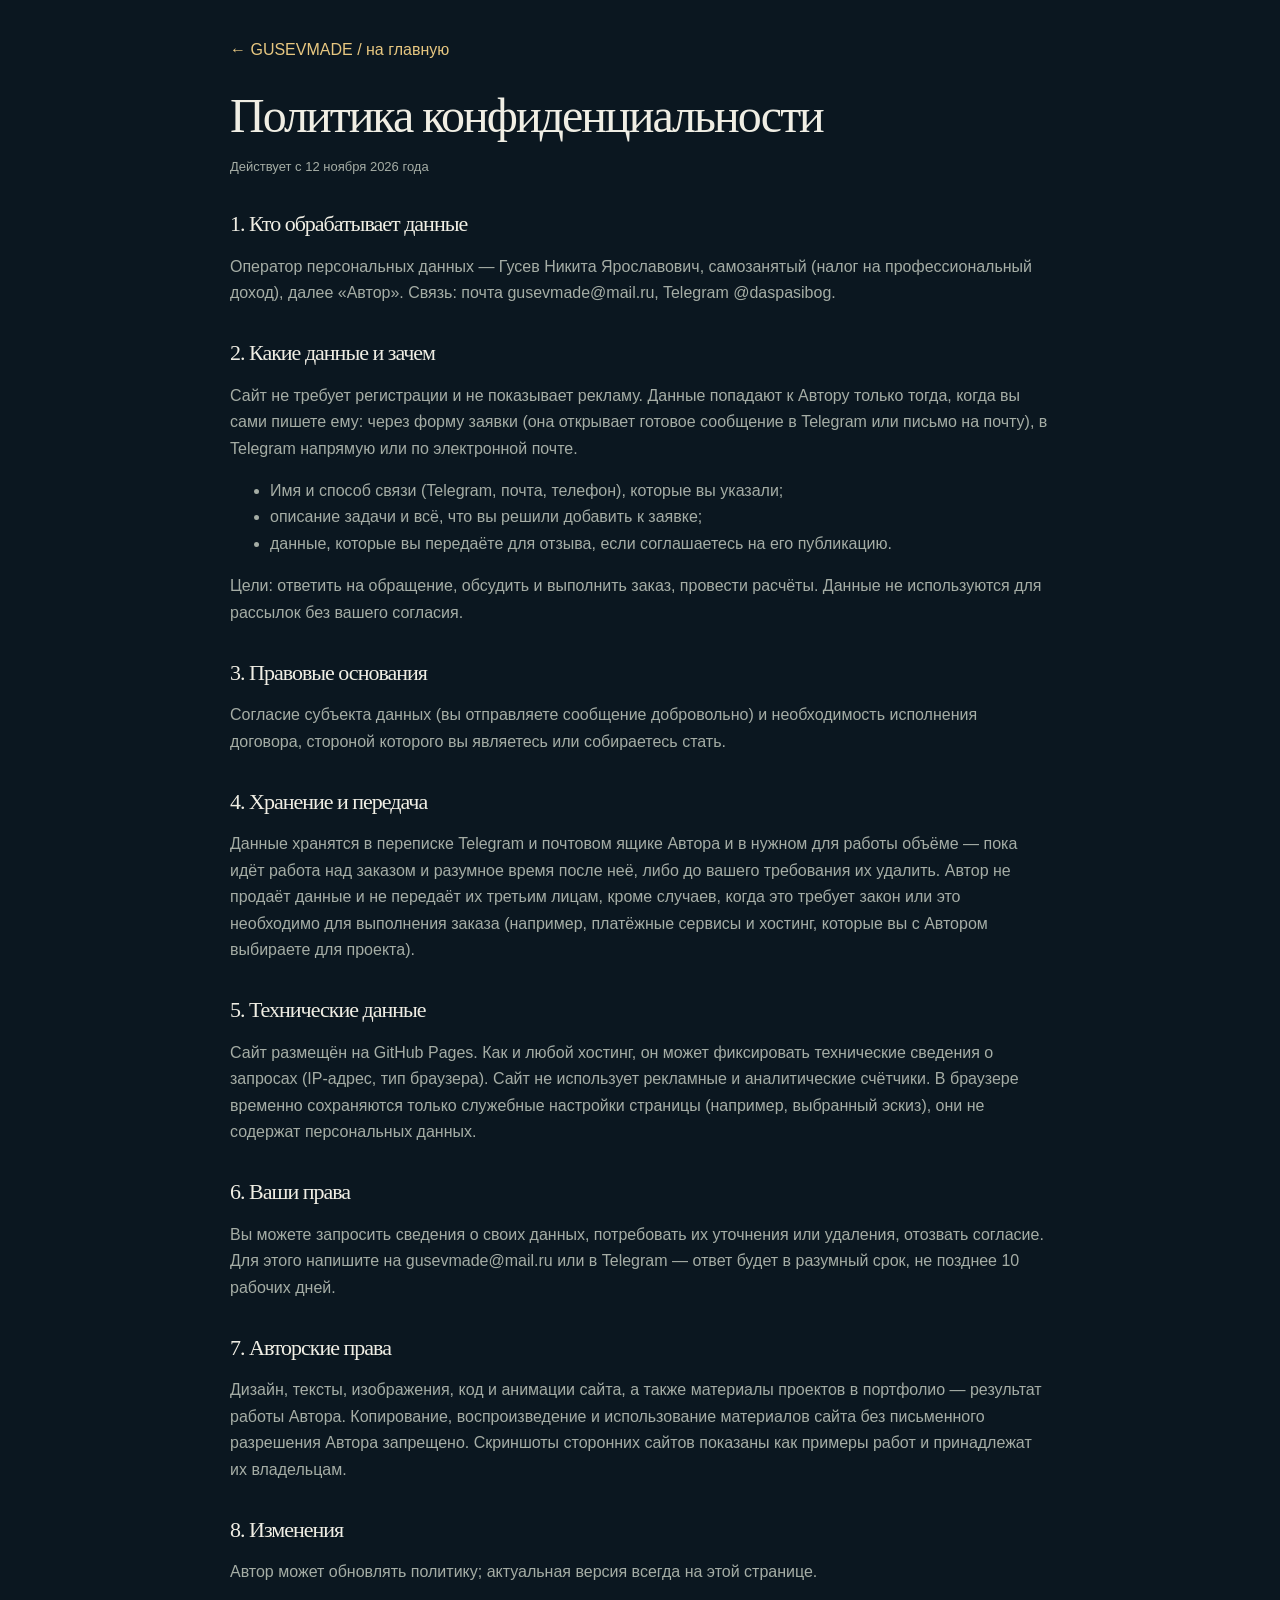
<file: privacy.html>
<!doctype html><html lang="ru"><head><meta charset="utf-8"><meta name="viewport" content="width=device-width,initial-scale=1"><title>Политика конфиденциальности · GUSEVMADE</title><meta name="robots" content="noindex"><link rel="stylesheet" href="style.css"><style>body{padding:0}.doc{max-width:820px;padding:28px 0 70px}.doc a.back{display:inline-flex;min-height:44px;align-items:center;color:var(--gold)}.doc h1{margin:18px 0 6px;font:clamp(30px,4vw,48px)/1.1 Georgia,serif}.doc h2{margin:34px 0 10px;font:22px/1.2 Georgia,serif}.doc p,.doc li{color:var(--muted);line-height:1.65}.doc .date{font-size:13px}</style></head><body><main class="container doc"><a class="back" href="index.html">← GUSEVMADE / на главную</a><h1>Политика конфиденциальности</h1><p class="date">Действует с 12 ноября 2026 года</p>
<h2>1. Кто обрабатывает данные</h2><p>Оператор персональных данных — Гусев Никита Ярославович, самозанятый (налог на профессиональный доход), далее «Автор». Связь: почта <a href="mailto:gusevmade@mail.ru">gusevmade@mail.ru</a>, Telegram <a href="https://t.me/daspasibog" target="_blank" rel="noopener">@daspasibog</a>.</p>
<h2>2. Какие данные и зачем</h2><p>Сайт не требует регистрации и не показывает рекламу. Данные попадают к Автору только тогда, когда вы сами пишете ему: через форму заявки (она открывает готовое сообщение в Telegram или письмо на почту), в Telegram напрямую или по электронной почте.</p><ul><li>Имя и способ связи (Telegram, почта, телефон), которые вы указали;</li><li>описание задачи и всё, что вы решили добавить к заявке;</li><li>данные, которые вы передаёте для отзыва, если соглашаетесь на его публикацию.</li></ul><p>Цели: ответить на обращение, обсудить и выполнить заказ, провести расчёты. Данные не используются для рассылок без вашего согласия.</p>
<h2>3. Правовые основания</h2><p>Согласие субъекта данных (вы отправляете сообщение добровольно) и необходимость исполнения договора, стороной которого вы являетесь или собираетесь стать.</p>
<h2>4. Хранение и передача</h2><p>Данные хранятся в переписке Telegram и почтовом ящике Автора и в нужном для работы объёме — пока идёт работа над заказом и разумное время после неё, либо до вашего требования их удалить. Автор не продаёт данные и не передаёт их третьим лицам, кроме случаев, когда это требует закон или это необходимо для выполнения заказа (например, платёжные сервисы и хостинг, которые вы с Автором выбираете для проекта).</p>
<h2>5. Технические данные</h2><p>Сайт размещён на GitHub Pages. Как и любой хостинг, он может фиксировать технические сведения о запросах (IP-адрес, тип браузера). Сайт не использует рекламные и аналитические счётчики. В браузере временно сохраняются только служебные настройки страницы (например, выбранный эскиз), они не содержат персональных данных.</p>
<h2>6. Ваши права</h2><p>Вы можете запросить сведения о своих данных, потребовать их уточнения или удаления, отозвать согласие. Для этого напишите на <a href="mailto:gusevmade@mail.ru">gusevmade@mail.ru</a> или в Telegram — ответ будет в разумный срок, не позднее 10 рабочих дней.</p>
<h2>7. Авторские права</h2><p>Дизайн, тексты, изображения, код и анимации сайта, а также материалы проектов в портфолио — результат работы Автора. Копирование, воспроизведение и использование материалов сайта без письменного разрешения Автора запрещено. Скриншоты сторонних сайтов показаны как примеры работ и принадлежат их владельцам.</p>
<h2>8. Изменения</h2><p>Автор может обновлять политику; актуальная версия всегда на этой странице.</p></main></body></html>
</file>
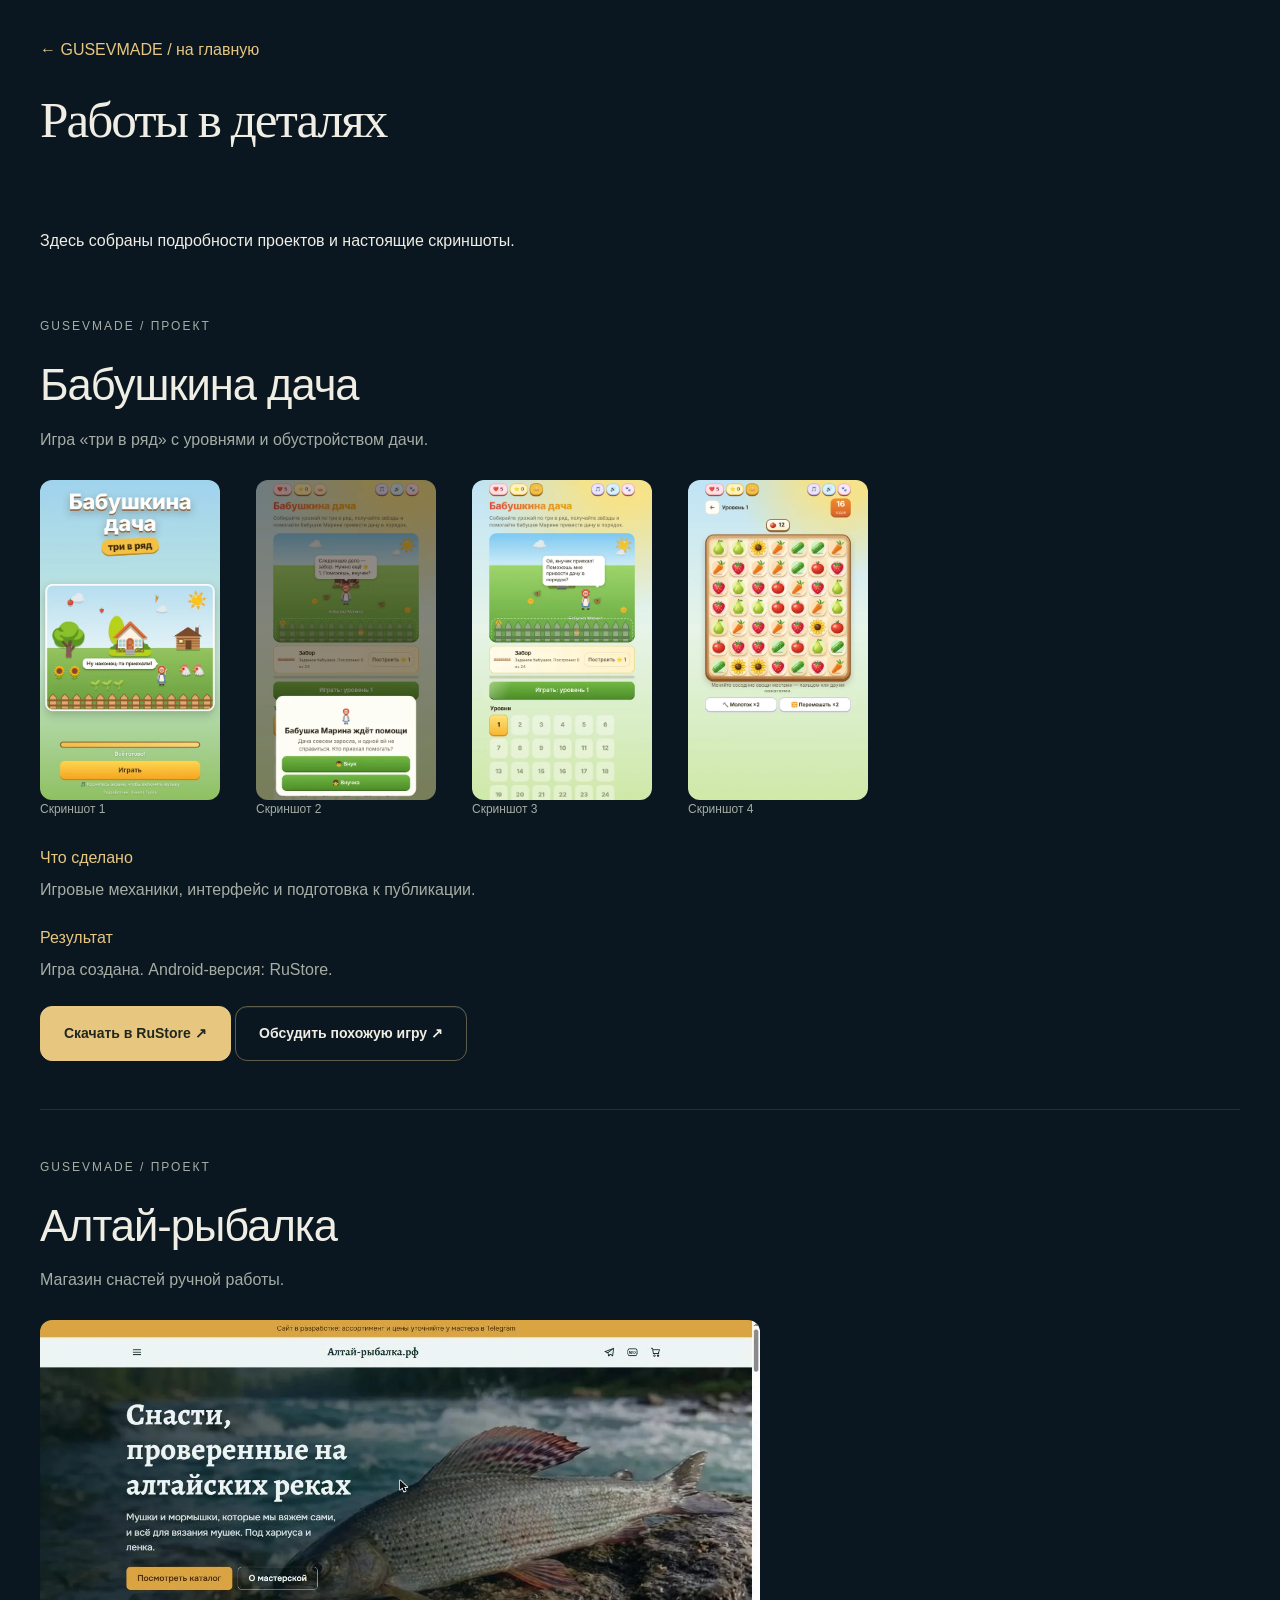
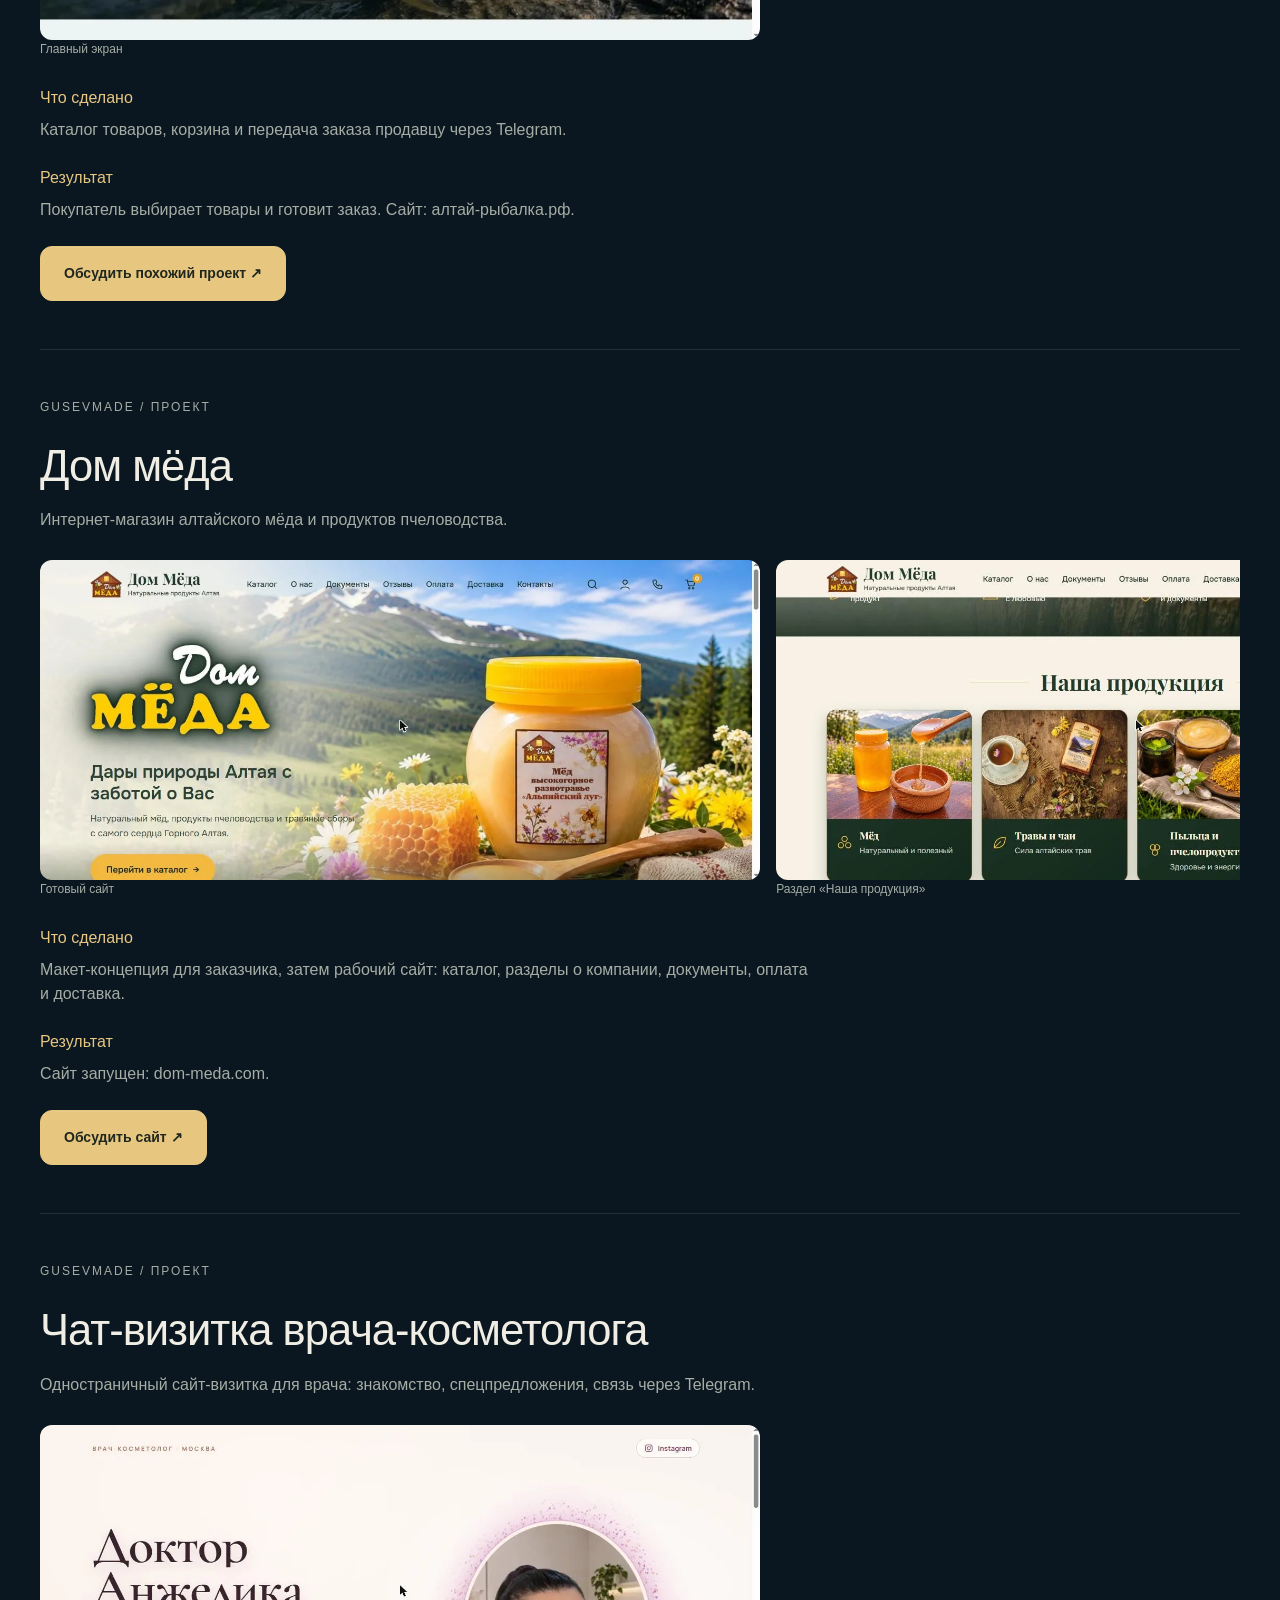
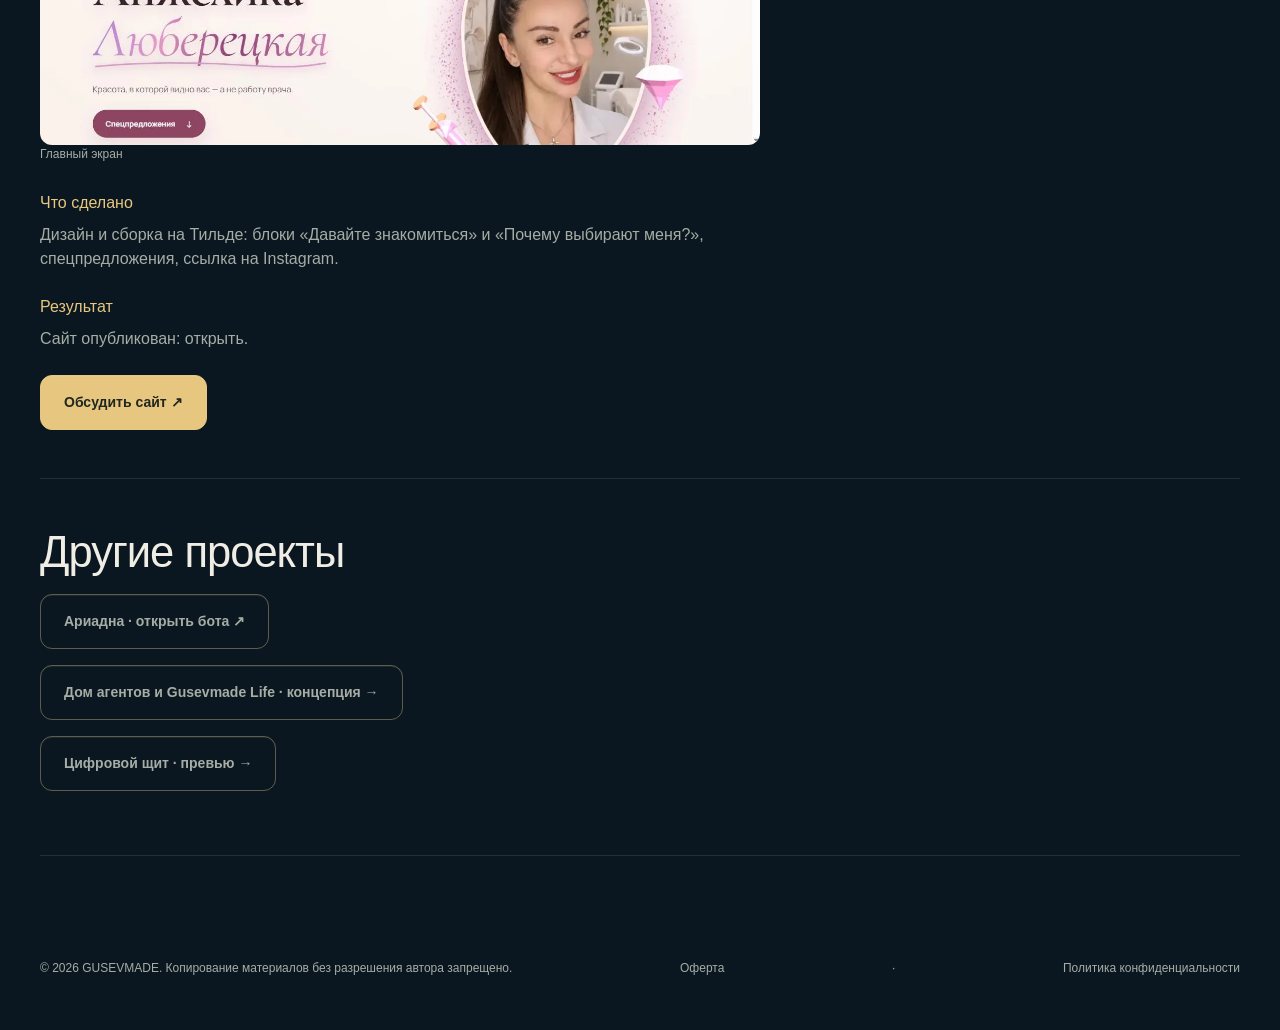
<file: projects.html>
<!doctype html><html lang="ru"><head><meta charset="utf-8"><meta name="viewport" content="width=device-width,initial-scale=1"><title>Работы в деталях · GUSEVMADE</title><link rel="stylesheet" href="style.css"><style>body{padding:0}.review-head{padding:28px 0 38px}.review-head a{display:inline-flex;min-height:44px;align-items:center;color:var(--gold)}.review-head h1{margin-top:20px;font:clamp(32px,4vw,56px)/1.1 Georgia,serif}.review-head p{color:var(--muted);max-width:780px}.review-section{padding-bottom:50px}.case{padding:48px 0;border-bottom:1px solid var(--line);scroll-margin-top:24px}.case p,.case dd{color:var(--muted);max-width:780px}.case-shots{display:flex;gap:16px;overflow:auto;margin-block:28px}.case-shots figure.shot{border:0;padding:0;min-height:0;display:block;flex:0 0 auto}.case-shots .shot img{height:320px;width:auto;border-radius:12px;display:block}.case-shots figure{margin:0;min-width:200px;min-height:150px;border:1px dashed #e7c78055;border-radius:14px;display:flex;flex-direction:column;justify-content:center;align-items:center;padding:24px;gap:12px}.case-shots figcaption{font-size:12px;color:var(--muted)}dt{color:var(--gold);margin-top:18px}dd{margin:8px 0 24px}</style></head><body><header class="container review-head"><a href="index.html">← GUSEVMADE / на главную</a><h1>Работы в деталях</h1></header><main class="container review-section"><p>Здесь собраны подробности проектов и настоящие скриншоты.</p><section class="case" id="dacha"><p class="eyebrow">GUSEVMADE / ПРОЕКТ</p><h2>Бабушкина дача</h2><p>Игра «три в ряд» с уровнями и обустройством дачи.</p><div class="case-shots"><figure class="shot"><img src="assets/shots/dacha-1.webp" width="480" height="853" loading="lazy" alt="Бабушкина дача, скриншот 1"><figcaption>Скриншот 1</figcaption></figure><figure class="shot"><img src="assets/shots/dacha-2.webp" width="480" height="853" loading="lazy" alt="Бабушкина дача, скриншот 2"><figcaption>Скриншот 2</figcaption></figure><figure class="shot"><img src="assets/shots/dacha-3.webp" width="480" height="853" loading="lazy" alt="Бабушкина дача, скриншот 3"><figcaption>Скриншот 3</figcaption></figure><figure class="shot"><img src="assets/shots/dacha-4.webp" width="480" height="853" loading="lazy" alt="Бабушкина дача, скриншот 4"><figcaption>Скриншот 4</figcaption></figure></div><dl><dt>Что сделано</dt><dd>Игровые механики, интерфейс и подготовка к публикации.</dd><dt>Результат</dt><dd>Игра создана. Android-версия: <a href="https://www.rustore.ru/catalog/app/ru.gusevmade.dacha" target="_blank" rel="noopener">RuStore</a>.</dd></dl><a class="button gold" href="https://www.rustore.ru/catalog/app/ru.gusevmade.dacha" target="_blank" rel="noopener">Скачать в RuStore ↗</a> <a class="button" href="index.html#contact">Обсудить похожую игру ↗</a></section><section class="case" id="fishing"><p class="eyebrow">GUSEVMADE / ПРОЕКТ</p><h2>Алтай-рыбалка</h2><p>Магазин снастей ручной работы.</p><div class="case-shots"><figure class="shot"><img src="assets/shots/fishing-live-1.webp" width="1366" height="607" loading="lazy" alt="Алтай-рыбалка.рф, главный экран"><figcaption>Главный экран</figcaption></figure></div><dl><dt>Что сделано</dt><dd>Каталог товаров, корзина и передача заказа продавцу через Telegram.</dd><dt>Результат</dt><dd>Покупатель выбирает товары и готовит заказ. Сайт: <a href="https://алтай-рыбалка.рф" target="_blank" rel="noopener">алтай-рыбалка.рф</a>.</dd></dl><a class="button gold" href="index.html#contact">Обсудить похожий проект ↗</a></section><section class="case" id="honey"><p class="eyebrow">GUSEVMADE / ПРОЕКТ</p><h2>Дом мёда</h2><p>Интернет-магазин алтайского мёда и продуктов пчеловодства.</p><div class="case-shots"><figure class="shot"><img src="assets/shots/honey-live-1.webp" width="1366" height="607" loading="lazy" alt="Готовый сайт Дом мёда"><figcaption>Готовый сайт</figcaption></figure><figure class="shot"><img src="assets/shots/honey-live-2.webp" width="1366" height="607" loading="lazy" alt="Дом мёда, раздел продукции"><figcaption>Раздел «Наша продукция»</figcaption></figure><figure class="shot"><img src="assets/shots/honey-mock-desk.webp" width="1200" height="750" loading="lazy" alt="Макет Дом мёда, ПК"><figcaption>Макет · ПК</figcaption></figure><figure class="shot"><img src="assets/shots/honey-mock-phone.webp" width="420" height="909" loading="lazy" alt="Макет Дом мёда, телефон"><figcaption>Макет · телефон</figcaption></figure></div><dl><dt>Что сделано</dt><dd>Макет-концепция для заказчика, затем рабочий сайт: каталог, разделы о компании, документы, оплата и доставка.</dd><dt>Результат</dt><dd>Сайт запущен: <a href="https://dom-meda.com" target="_blank" rel="noopener">dom-meda.com</a>.</dd></dl><a class="button gold" href="index.html#contact">Обсудить сайт ↗</a></section><section class="case" id="vizitka"><p class="eyebrow">GUSEVMADE / ПРОЕКТ</p><h2>Чат-визитка врача-косметолога</h2><p>Одностраничный сайт-визитка для врача: знакомство, спецпредложения, связь через Telegram.</p><div class="case-shots"><figure class="shot"><img src="assets/shots/vizitka-live-1.webp" width="1366" height="607" loading="lazy" alt="Чат-визитка врача, главный экран"><figcaption>Главный экран</figcaption></figure></div><dl><dt>Что сделано</dt><dd>Дизайн и сборка на Тильде: блоки «Давайте знакомиться» и «Почему выбирают меня?», спецпредложения, ссылка на Instagram.</dd><dt>Результат</dt><dd>Сайт опубликован: <a href="https://vastly-heard-rope.tilda.ws/visitka" target="_blank" rel="noopener">открыть</a>.</dd></dl><a class="button gold" href="index.html#contact">Обсудить сайт ↗</a></section><section class="case"><h2>Другие проекты</h2><p><a class="button" href="https://t.me/ariadna_pomoshnica_bot">Ариадна · открыть бота ↗</a></p><p><a class="button" href="index.html#work">Дом агентов и Gusevmade Life · концепция →</a></p><p><a class="button" href="assets/digital-shield.webp">Цифровой щит · превью →</a></p></section></main><footer class="container"><span>© 2026 GUSEVMADE. Копирование материалов без разрешения автора запрещено.</span><a href="oferta.html">Оферта</a> · <a href="privacy.html">Политика конфиденциальности</a></footer></body></html>
</file>
<file: style.css>
:root { color-scheme: dark; --bg: #111714; --panel: #19211c; --text: #f0eee4; --muted: #a5ada5; --gold: #e7c780; --line: #ffffff19; }
* { box-sizing: border-box; }
html { scroll-behavior: smooth; scroll-padding-top: 30px; }
body { margin: 0; background: var(--bg); color: var(--text); font-family: Arial, Helvetica, sans-serif; line-height: 1.5; }
a { color: inherit; text-decoration: none; }
a:focus-visible { outline: 2px solid var(--gold); outline-offset: 6px; }
.container { width: min(1280px, calc(100% - 80px)); margin-inline: auto; }
.header { display: flex; align-items: center; justify-content: space-between; gap: 24px; padding-block: 28px; border-bottom: 1px solid var(--line); }
.logo { display: flex; gap: 12px; align-items: center; font-size: 22px; font-weight: 700; letter-spacing: 1px; }
.logo small { display: block; font-size: 12px; font-weight: 400; letter-spacing: 2.5px; color: var(--muted); }
.mark { display: grid; place-items: center; width: 43px; height: 43px; border: 1px solid var(--gold); border-radius: 50%; color: var(--gold); font: 32px Georgia, serif; flex-shrink: 0; }
nav { display: flex; flex-wrap: wrap; gap: 25px; font-size: 13px; color: #c7cdc6; }
nav a:hover, .text-link:hover { color: var(--gold); }
.button { display: inline-flex; justify-content: center; align-items: center; gap: 35px; padding: 16px 23px; border: 1px solid #d9c68b66; border-radius: 7px; font-size: 14px; font-weight: 600; transition: background .2s; }
.button:hover { background: #d9c68b20; }
.button.gold { background: var(--gold); color: #20271e; border-color: var(--gold); }
.button.gold:hover { background: #f2dca4; }
.small { padding: 12px 18px; font-size: 12px; }
.intro { display: grid; grid-template-columns: 1.05fr 1fr; align-items: center; gap: 48px; padding-block: 72px 56px; }
.intro > * { min-width: 0; }
.eyebrow { color: var(--gold); font-size: 12px; letter-spacing: 2px; display: flex; align-items: center; gap: 10px; margin: 0 0 25px; }
.eyebrow > span { width: 6px; height: 6px; border-radius: 50%; background: var(--gold); }
h1 { font-size: clamp(36px, 4.4vw, 64px); line-height: 1.1; letter-spacing: -2px; font-weight: 500; margin: 0 0 27px; }
em { font-family: Georgia, serif; font-weight: 400; color: var(--gold); }
.lead { color: var(--muted); font-size: 16px; line-height: 1.75; max-width: 500px; }
.actions { display: flex; flex-wrap: wrap; align-items: center; gap: 27px; margin-top: 30px; }
.text-link { font-size: 13px; display: inline-flex; gap: 16px; align-items: center; }
.signature { margin-top: 36px; font-size: 12px; color: var(--muted); }
.signature span { padding-inline: 8px; color: var(--gold); }
.art { margin: 0; padding: 14px; border: 1px solid var(--line); border-radius: 16px; background: #1b231b; transform: rotate(1.5deg); }
.art img { display: block; width: 100%; height: auto; border-radius: 9px; }
.art figcaption { display: flex; flex-wrap: wrap; gap: 10px; justify-content: space-between; font-size: 12px; letter-spacing: 1px; padding: 18px 3px 3px; color: var(--muted); }
.art figcaption span:first-child { color: var(--gold); }
.principles { display: grid; grid-template-columns: repeat(3, 1fr); border-block: 1px solid var(--line); padding-block: 23px; gap: 20px; font-size: 13px; }
.principles span { color: var(--gold); padding-right: 16px; font-size: 12px; }
.section { padding-block: 90px; }
.section-heading { display: flex; justify-content: space-between; align-items: end; gap: 30px; margin-bottom: 40px; }
h2 { font-size: clamp(30px, 3.4vw, 46px); line-height: 1.18; font-weight: 500; letter-spacing: -1px; margin: 0; }
.section-heading p:not(.eyebrow) { color: var(--muted); font-size: 14px; }
h3 { font-size: 19px; font-weight: 500; }
.service-grid { display: grid; grid-template-columns: repeat(3, 1fr); gap: 16px; }
.service-grid article { padding: 30px; border: 1px solid var(--line); border-radius: 12px; background: var(--panel); display: flex; flex-direction: column; }
.index { font-size: 12px; letter-spacing: 1px; color: var(--gold); }
.service-grid h3 { margin-top: 35px; margin-bottom: 6px; }
.service-grid p { color: var(--muted); font-size: 14px; margin-bottom: 30px; }
.service-bottom { display: flex; justify-content: space-between; align-items: center; gap: 10px; border-top: 1px solid var(--line); padding-top: 20px; margin-top: auto; font-size: 12px; }
.service-bottom a { font-size: 25px; color: var(--gold); padding: 5px 10px; }
.note { color: var(--muted); font-size: 12px; margin-top: 20px; }
.work-section { background: #161e18; border-block: 1px solid var(--line); }
.project-grid { display: grid; grid-template-columns: 1fr 1fr; gap: 28px; }
.project-art { padding: 30px; border-radius: 12px; min-height: 300px; position: relative; overflow: hidden; }
.garden { background: #304c34; }
.agents { background: #28333b; }
.project-type { font-size: 12px; letter-spacing: 2px; color: #e5e8db; }
.project-art strong { display: block; position: relative; font-size: 38px; line-height: 1.1; font-weight: 500; margin-top: 60px; }
.project-open { position: absolute; right: 25px; bottom: 20px; font-size: 28px; }
.game-tiles, .agent-grid { display: grid; grid-template-columns: repeat(3, 50px); gap: 8px; position: absolute; right: 25px; top: 75px; transform: rotate(-12deg); opacity: .5; }
.game-tiles i, .agent-grid i { display: grid; place-items: center; height: 50px; background: #d0b773; color: #35422b; font-size: 30px; border-radius: 9px; font-style: normal; }
.agent-grid { transform: rotate(8deg); }
.agent-grid i { background: #455d6a; color: #b6c6c7; font-size: 16px; font-family: monospace; }
.project h3 { margin: 18px 0 4px; }
.project p { margin: 0; color: var(--muted); font-size: 13px; }
.about { display: grid; grid-template-columns: 1fr 1fr; gap: 80px; }
.steps { list-style: none; padding: 0; margin: 0; }
.steps li { display: flex; gap: 24px; border-bottom: 1px solid var(--line); padding: 20px 0; }
.steps li:first-child { padding-top: 0; }
.steps li > span { font-size: 12px; color: var(--gold); padding-top: 4px; }
.steps h3 { margin: 0; }
.steps p { color: var(--muted); font-size: 13px; margin-bottom: 0; }
.contact { padding: 48px; border: 1px solid #b9aa7044; background: #242c20; border-radius: 14px; display: flex; align-items: center; justify-content: space-between; gap: 35px; }
.contact p:not(.eyebrow) { color: var(--muted); font-size: 14px; }
.contact-links { display: flex; flex-direction: column; gap: 22px; font-size: 14px; }
footer { display: flex; flex-wrap: wrap; align-items: center; justify-content: space-between; gap: 25px; padding-block: 40px; font-size: 12px; color: var(--muted); }
footer .logo { font-size: 14px; color: var(--text); }
@media (max-width: 1000px) {
  .container { width: calc(100% - 48px); }
  .header { flex-wrap: wrap; }
  nav { order: 3; width: 100%; justify-content: center; border-top: 1px solid var(--line); padding-top: 16px; }
  .intro { gap: 25px; padding-block: 48px; }
  h1 { font-size: clamp(34px, 4.7vw, 48px); letter-spacing: -1px; }
  .service-grid article { padding: 22px; }
  .about { gap: 35px; }
}
@media (max-width: 700px) {
  .container { width: calc(100% - 40px); }
  .header { padding-block: 18px; gap: 16px; }
  .logo { font-size: 17px; gap: 8px; }
  .mark { width: 34px; height: 34px; font-size: 26px; }
  .logo small { font-size: 12px; letter-spacing: 1.6px; }
  .header .small { padding: 10px; font-size: 12px; }
  nav { gap: 22px; justify-content: flex-start; font-size: 12px; }
  .intro { grid-template-columns: 1fr; padding-top: 35px; gap: 34px; }
  h1 { font-size: clamp(34px, 8.4vw, 56px); }
  .eyebrow { font-size: 12px; margin-bottom: 20px; }
  .lead { font-size: 15px; }
  .actions { gap: 18px; margin-top: 24px; }
  .button { padding: 14px 16px; gap: 18px; font-size: 13px; }
  .signature { margin-top: 23px; font-size: 12px; }
  .art { transform: none; padding: 9px; }
  .art figcaption { font-size: 12px; padding: 13px 2px 4px; }
  .principles { grid-template-columns: 1fr; gap: 14px; padding-block: 20px; }
  .section { padding-block: 56px; }
  .section-heading { flex-direction: column; align-items: start; gap: 20px; margin-bottom: 28px; }
  .section-heading p { margin-bottom: 0; }
  .service-grid, .project-grid, .about { grid-template-columns: 1fr; }
  .service-grid h3 { margin-top: 24px; }
  .project-grid { gap: 32px; }
  .project-art { min-height: 265px; padding: 24px; }
  .project-art strong { font-size: 34px; }
  .game-tiles, .agent-grid { grid-template-columns: repeat(3, 40px); right: 20px; opacity: .35; }
  .game-tiles i, .agent-grid i { height: 40px; }
  .contact { padding: 28px; flex-direction: column; align-items: stretch; }
  .contact-links { align-items: flex-start; }
  footer { align-items: flex-start; flex-direction: column; gap: 12px; }
}
@media (prefers-reduced-motion: reduce) { html { scroll-behavior: auto; } * { transition: none !important; } }
.price-table { border-top: 1px solid var(--line); }
.price-table > div { display: grid; grid-template-columns: 1.1fr 1.5fr auto; align-items: baseline; gap: 25px; padding: 22px 0; border-bottom: 1px solid var(--line); }
.price-table h3, .price-table p { margin: 0; }
.price-table p { color: var(--muted); font-size: 13px; }
.price-table strong { color: var(--gold); font-size: 18px; font-weight: 500; }
.price-footer { display: flex; justify-content: space-between; gap: 30px; margin-top: 24px; align-items: center; }
.price-footer p { max-width: 570px; font-size: 12px; color: var(--muted); }
.price-footer a { flex-shrink: 0; }
@media (max-width: 700px) {
  .coin-rim { font-size: clamp(42px, 15vw, 78px); }
  .coin-face small { font-size: 12px; }
  .price-table > div { grid-template-columns: 1fr auto; gap: 8px 18px; }
  .price-table h3 { font-size: 16px; }
  .price-table p { grid-column: 1 / -1; grid-row: 2; }
  .price-table strong { font-size: 16px; }
  .price-footer { flex-direction: column; align-items: flex-start; gap: 12px; }
}
@media (prefers-reduced-motion: reduce) {
  .scene *, .scene.arriving * { animation: none !important; transition: none !important; }
  #replay-scene { display: none; }
}
/* Original approved cover, with the full image retained at every width. */
body { background: #0b1720; }
.header { position: absolute; inset: 0 0 auto; z-index: 5; border: 0; padding-block: 24px; }
.header .logo { font-family: Georgia, serif; }
.header .logo small { font-family: Arial, sans-serif; }
.header .button { border-radius: 40px; color: var(--gold); }
.cover { display: grid; grid-template-columns: minmax(0, 1fr); background: #0b1720; }
.cover-image { grid-area: 1 / 1; display: block; width: 100%; height: auto; align-self: center; }
.cover-copy { grid-area: 1 / 1; align-self: center; width: 48%; margin: 9% 3% 3% 49%; position: relative; }
.cover-eyebrow { color: #d0c4a6; font-size: clamp(12px, 1.1vw, 17px); letter-spacing: .18em; margin: 0 0 20px; }
.cover h1 { font: normal clamp(27px, 3.65vw, 66px)/1.16 Georgia, serif; text-transform: uppercase; letter-spacing: 0; margin-bottom: 23px; color: #f5f3ec; }
.cover-description { color: #d1d0c5; font-size: clamp(13px, 1.3vw, 20px); line-height: 1.5; margin: 0 0 25px; max-width: 660px; }
.cover-actions { display: flex; flex-wrap: wrap; gap: 16px; }
.cover-actions .button { border-radius: 40px; min-width: 0; padding: 14px 26px; font-size: clamp(12px, 1.1vw, 17px); background: #0c182344; }
.cover-actions .gold { background: linear-gradient(150deg, #ffe4a0, #e3b85f 65%, #bb8533); color: #392a15; }
.cover-benefits { display: grid; grid-template-columns: repeat(4, minmax(0, 1fr)); gap: 16px; margin-top: 45px; }
.cover-benefits span { display: block; color: var(--gold); font-size: 29px; margin-bottom: 7px; }
.cover-benefits b { display: block; font-weight: 400; font-size: clamp(12px, 1vw, 16px); }
.cover-benefits small { color: #b7bbb7; font-size: clamp(12px, .85vw, 13px); }
@media (min-width: 701px) and (max-width: 1100px) {
  .header { padding-block: 14px; gap: 14px; }
  .header nav { order: initial; width: auto; border: 0; padding: 0; gap: 14px; font-size: 12px; }
  .header .logo { font-size: 18px; }
  .header .small { padding: 9px 12px; font-size: 12px; }
  .cover-copy { margin-top: 11%; }
  .cover-eyebrow { margin-bottom: 12px; }
  .cover h1 { margin-bottom: 14px; }
  .cover-description { margin-bottom: 16px; }
  .cover-actions { gap: 9px; }
  .cover-actions .button { padding: 10px 16px; gap: 10px; }
  .cover-benefits { margin-top: 20px; gap: 8px; }
  .cover-benefits span { font-size: 24px; margin-bottom: 3px; }
}
@media (max-width: 700px) {
  .header { position: relative; padding-block: 18px; }
  .header nav { order: 3; width: 100%; border-top: 1px solid var(--line); padding-top: 14px; gap: 18px; }
  .cover-image { grid-area: auto; }
  .cover-copy { grid-area: auto; width: auto; margin: 0; padding: 28px 20px 32px; }
  .cover-eyebrow { font-size: 12px; letter-spacing: .12em; margin-bottom: 16px; }
  .cover h1 { font-size: clamp(26px, 7vw, 46px); margin-bottom: 18px; }
  .cover-description { font-size: 15px; }
  .cover-actions { gap: 10px; }
  .cover-actions .button { flex: 1 1 140px; padding: 12px; font-size: 13px; gap: 8px; }
  .cover-benefits { grid-template-columns: 1fr 1fr; gap: 22px; margin-top: 28px; }
  .cover-benefits b { font-size: 14px; }
  .cover-benefits small { font-size: 12px; }
}
.project-art { display: block; }
.project-number { position: absolute; right: 24px; top: 35px; font-size: 150px; line-height: 1; font-family: Georgia, serif; opacity: .09; }
.project-art strong { max-width: 85%; }
.project-link { display: inline-block; color: var(--gold); font-size: 13px; margin-top: 16px; }
.project > p { max-width: 520px; line-height: 1.7; }
.fishing { background: linear-gradient(140deg, #203b42, #13252f); }
.ariadna { background: linear-gradient(140deg, #39354e, #1b2533); }
.life { background: linear-gradient(140deg, #364039, #202d33); }
.person { display: grid; grid-template-columns: minmax(0, .75fr) minmax(0, 1.25fr); gap: 70px; align-items: center; }
.portrait-placeholder { position: relative; margin: 0; aspect-ratio: 4 / 5; border: 1px solid #b6a06a55; border-radius: 14px; background: radial-gradient(ellipse at 50% 30%, #344048, #101c25 70%); display: flex; align-items: end; justify-content: center; overflow: hidden; }
.portrait-placeholder figcaption { position: relative; width: 100%; padding: 28px 18px; text-align: center; font-size: 13px; background: linear-gradient(transparent, #08121ce8); }
.portrait-placeholder small { display: block; color: var(--muted); margin-top: 6px; font-size: 12px; }
.portrait-outline { position: absolute; width: 55%; height: 43%; bottom: 10%; border: 1px solid #d6b97555; border-radius: 50% 50% 0 0; }
.portrait-outline span { position: absolute; width: 47%; aspect-ratio: .85; bottom: 105%; left: 26.5%; border-radius: 50%; border: 1px solid #d6b97555; }
.person-facts { display: flex; flex-wrap: wrap; gap: 12px; margin: 25px 0 30px; }
.person-facts span { font-size: 12px; color: var(--gold); border: 1px solid var(--line); padding: 8px 12px; border-radius: 20px; }
.faq { max-width: 1000px; }
.faq h2 { margin-bottom: 32px; }
.faq details { border-bottom: 1px solid var(--line); padding: 8px 0; }
.faq summary { cursor: pointer; font-size: 18px; min-height: 44px; padding: 12px 0; }
.faq summary::marker { color: var(--gold); }
.faq details p { color: var(--muted); max-width: 800px; line-height: 1.8; font-size: 15px; }
.request-section { display: grid; grid-template-columns: minmax(0, .8fr) minmax(0, 1.2fr); align-items: start; gap: 50px; }
.request-section form { display: grid; gap: 18px; min-width: 0; }
.form-row { display: grid; grid-template-columns: 1fr 1fr; gap: 16px; }
.request-section label { display: grid; gap: 8px; font-size: 12px; color: #ded4b9; min-width: 0; }
.request-section input, .request-section textarea, .request-section select { width: 100%; min-width: 0; color: var(--text); background: #101c21; border: 1px solid #b6a06a55; border-radius: 7px; padding: 12px; font: 14px/1.5 Arial, sans-serif; }
.request-section textarea { resize: vertical; }
.request-section input:focus, .request-section textarea:focus, .request-section select:focus { outline: 2px solid var(--gold); outline-offset: 2px; }
.request-section button { cursor: pointer; font-family: inherit; }
.brief-actions { display: flex; flex-wrap: wrap; gap: 10px; margin-top: 16px; }
#brief-result { padding-top: 20px; border-top: 1px solid var(--line); }
#brief-status { font-size: 12px; }
[hidden] { display: none !important; }
@media (max-width: 900px) {
  .person { gap: 30px; }
  .request-section { grid-template-columns: 1fr; gap: 25px; }
}
@media (max-width: 700px) {
  .person { grid-template-columns: 1fr; }
  .portrait-placeholder { width: min(100%, 360px); }
  .form-row { grid-template-columns: 1fr; }
  .faq summary { font-size: 16px; }
}
/* Shared interactive controls */
.button { border-radius: 12px; min-height: 46px; font-weight: 600; box-shadow: inset 0 1px 0 #ffffff12; transition: transform .18s, box-shadow .18s, background .18s; cursor: pointer; }
.button:hover { transform: translateY(-2px); box-shadow: 0 8px 22px #0004, inset 0 1px 0 #ffffff20; }
.button:active { transform: translateY(0); }
button, input, select, textarea { font-family: inherit; }
button:focus-visible, input:focus-visible, select:focus-visible, textarea:focus-visible, summary:focus-visible { outline: 2px solid var(--gold); outline-offset: 4px; }
.cover-actions .button { border-radius: 12px; }
.new-build { display: grid; grid-template-columns: 1fr 2fr; gap: 30px; padding: 25px 0; margin-bottom: 25px; border-block: 1px solid var(--line); }
.new-build h3 { color: var(--gold); margin: 0; }
.new-build p { margin: 0; color: var(--muted); font-size: 14px; }
.package-grid { display: grid; grid-template-columns: repeat(3, minmax(0, 1fr)); gap: 18px; }
.package-grid article { border: 1px solid var(--line); padding: 26px; border-radius: 16px; background: #13212a; display: flex; flex-direction: column; }
.package-grid h3 { min-height: 2.8em; }
.package-grid strong { color: var(--gold); font-size: 28px; font-weight: 400; }
.package-grid ul { padding-left: 18px; color: var(--muted); font-size: 14px; line-height: 1.7; flex: 1; }
.package-grid li { margin-bottom: 8px; }
.package-grid .button { color: var(--text); background: transparent; }
.estimate-panel { display: grid; grid-template-columns: 1.15fr 1fr; gap: 40px; margin-block: 40px; padding: 32px; border: 1px solid #b49b6266; border-radius: 16px; background: #16252c; }
.estimate-panel label, #design-form > label { display: grid; gap: 10px; color: #d8d4c7; font-size: 13px; }
.estimate-panel select, #design-form input:not([type=checkbox]):not([type=radio]), #design-form select, #design-form textarea { width: 100%; background: #0b1720; color: var(--text); border: 1px solid #b49b6255; padding: 12px; border-radius: 8px; font-size: 14px; }
fieldset { border: 0; padding: 0; margin: 22px 0 0; min-width: 0; }
legend { color: var(--gold); font-size: 12px; margin-bottom: 14px; }
.estimate-panel .check-option, .check-option { display: flex; align-items: center; gap: 10px; padding: 12px 0; font-size: 13px; }
.check-option span { margin-left: auto; white-space: nowrap; color: var(--gold); }
input[type=checkbox], input[type=radio] { accent-color: var(--gold); width: 17px; height: 17px; flex-shrink: 0; }
.estimate-result { padding: 25px; background: #0b1720; border-radius: 12px; }
.estimate-result > span { color: var(--muted); font-size: 12px; }
.estimate-result output { display: block; color: var(--gold); font-size: clamp(30px, 3.2vw, 48px); margin: 12px 0; }
.estimate-result p { font-size: 13px; color: var(--muted); }
.platform-cost { margin-bottom: 40px; border: 1px solid var(--line); padding: 24px; border-radius: 12px; }
.platform-cost summary { cursor: pointer; font-size: 17px; min-height: 44px; padding: 10px 0; }
.platform-cost p { color: var(--muted); font-size: 14px; }
.platform-grid { display: grid; grid-template-columns: 1fr 1fr; gap: 35px; }
.platform-grid a { color: var(--gold); font-size: 13px; }
.lab-grid { display: grid; grid-template-columns: minmax(0, .7fr) minmax(0, 1.3fr); gap: 32px; align-items: start; }
#design-form { display: grid; gap: 18px; background: #14212a; padding: 24px; border: 1px solid var(--line); border-radius: 14px; }
#design-form fieldset { margin: 0; }
#design-form textarea { resize: vertical; }
.swatches { display: flex; flex-wrap: wrap; gap: 12px; font-size: 12px; }
.swatches label { display: flex; align-items: center; gap: 5px; }
.preview-area { min-width: 0; perspective: 1200px; }
.preview-toolbar { display: flex; justify-content: space-between; align-items: center; padding: 15px 0; font-size: 12px; letter-spacing: 1px; }
.preview-toolbar button { background: transparent; color: var(--muted); border: 1px solid var(--line); padding: 9px 14px; cursor: pointer; border-radius: 6px; }
.preview-toolbar button[aria-pressed=true] { color: #18212a; background: var(--gold); }
.mini-site { --accent: #e7c780; --mini-bg: #111b23; --mini-text: #f3eee3; --mini-muted: #acb7bb; --mini-panel: #ffffff0a; color: var(--mini-text); background: var(--mini-bg); border: 1px solid #a7b2b344; border-radius: 14px; padding: 26px; width: 100%; margin-inline: auto; box-shadow: 0 25px 55px #0004; transition: max-width .25s, background .25s; }
.mini-site.minimal { --mini-bg: #f3f1e9; --mini-text: #18242c; --mini-muted: #58636a; --mini-panel: #00000008; }
.mini-site.bold { --mini-bg: #1b1732; --mini-text: #ffffff; --mini-muted: #bcb5cf; --mini-panel: #ffffff0a; }
.mini-site.mobile { max-width: 340px; }
.mini-nav { display: flex; justify-content: space-between; align-items: center; gap: 12px; border-bottom: 1px solid #88939833; padding-bottom: 18px; font-size: 12px; }
.mini-nav strong { overflow-wrap: anywhere; }
.mini-nav span { font-size: 12px; flex-shrink: 0; color: var(--mini-muted); }
.mini-hero { display: grid; grid-template-columns: 1.2fr .8fr; gap: 20px; padding: 45px 0 30px; align-items: center; }
.mini-tag { font-size: 12px; letter-spacing: 2px; color: var(--accent); }
.mini-hero h3 { font: 29px/1.2 Georgia, serif; margin: 12px 0; overflow-wrap: anywhere; }
.minimal .mini-hero h3 { font-family: Arial, sans-serif; font-weight: 500; }
.bold .mini-hero h3 { font-family: Arial, sans-serif; font-weight: 800; }
.mini-hero p, .mini-section p { font-size: 12px; color: var(--mini-muted); }
.mini-cta { display: inline-block; background: var(--accent); color: #09171e; font-size: 12px; padding: 10px 14px; border-radius: 5px; margin-top: 8px; }
.mini-sculpture { position: relative; height: 170px; transform-style: preserve-3d; transform: rotateX(18deg) rotateY(-25deg); }
.mini-sculpture span { position: absolute; width: 75%; aspect-ratio: 1; border: 10px solid var(--accent); border-radius: 22%; transform: rotate(35deg); box-shadow: 7px 7px 0 #0004, inset 4px 4px 0 #ffffff22; }
.mini-sculpture span:nth-child(1) { top: 0; left: 0; opacity: .3; }
.mini-sculpture span:nth-child(2) { top: 22px; left: 11%; opacity: .6; }
.mini-sculpture span:nth-child(3) { top: 44px; left: 22%; }
.mini-section { padding: 20px 0; border-top: 1px solid #88939833; }
.mini-section h4 { font-size: 13px; margin: 0 0 15px; }
.mini-cards { display: grid; grid-template-columns: repeat(3, 1fr); gap: 8px; }
.mini-cards span { background: var(--mini-panel); border: 1px solid #88939833; border-radius: 6px; padding: 18px 10px; font-size: 12px; }
.mini-gallery { display: grid; grid-template-columns: 1fr 1fr; gap: 10px; }
.mini-gallery span { height: 75px; background: linear-gradient(135deg, var(--accent), var(--mini-bg)); opacity: .7; border-radius: 6px; }
.mini-footer { border-top: 1px solid #88939833; padding-top: 20px; font-size: 12px; color: var(--accent); }
.mini-site.mobile .mini-hero { grid-template-columns: 1fr; }
.mini-site.mobile .mini-sculpture { display: none; }
.mini-site.mobile .mini-cards { grid-template-columns: 1fr; }
.shield-project { background: radial-gradient(circle at 75% 35%, #315660, #12232e 65%); }
.shield-emblem { position: absolute; right: 24px; top: 65px; width: 100px; height: 120px; fill: #d8bd7622; stroke: #d8bd76; stroke-width: 3px; transform: perspective(400px) rotateY(-25deg); opacity: .65; }
.project-status { display: inline-block; margin-top: 15px; color: var(--gold); font-size: 12px; }
/* During arrival the approved cover remains underneath as the final still. */
.cover-stage { position: relative; grid-area: 1 / 1; align-self: center; overflow: hidden; }
.cover-stage .cover-image { width: 100%; height: auto; display: block; }
.arrival { position: absolute; inset: 0; opacity: 0; pointer-events: none; }
.arrival-landscape, .arrival-eagle { width: 100%; height: 100%; position: absolute; inset: 0; }
.cover-stage.is-flying .arrival { animation: arrival-layer 4.6s linear both; }
.cover-stage.is-flying .arrival-eagle { transform-origin: 24% 77%; animation: landing 4.6s cubic-bezier(.22,.65,.3,1) both; }
.cover-stage.is-flying .bird-left { transform-origin: 320px 290px; animation: flap-left .8s ease-in-out 4; }
.cover-stage.is-flying .bird-right { transform-origin: 480px 300px; animation: flap-right .8s ease-in-out 4; }
.coin-glint { position: absolute; left: 27%; top: 76%; width: 5%; aspect-ratio: 1; opacity: 0; pointer-events: none; background: radial-gradient(circle, #fffbe3, #ffcf7099 12%, transparent 65%); }
.coin-glint::before, .coin-glint::after { content: ''; position: absolute; left: 49%; top: 0; width: 2%; height: 100%; background: linear-gradient(transparent, #fff4c7, transparent); }
.coin-glint::after { transform: rotate(90deg); }
.is-flying .coin-glint { animation: coin-flash 4.6s ease-out both; }
.cover-replay { position: absolute; bottom: 2%; left: 3%; padding: 9px 13px; border-radius: 30px; background: #0b1720b8; border: 1px solid #d2b77888; color: #e9d09a; font-size: 12px; cursor: pointer; }
.cover-copy { pointer-events: none; }
.cover-copy a { pointer-events: auto; }
@keyframes arrival-layer { 0%, 84% { opacity: 1; } 100% { opacity: 0; } }
@keyframes landing { 0% { opacity: 0; transform: translate(10%, -35%) scale(.45); } 12% { opacity: 1; } 55% { transform: translate(0, -5%) scale(.94); } 72% { transform: translate(0, 1%) scale(1); } 84%, 100% { transform: none; opacity: 1; } }
@keyframes flap-left { 50% { transform: rotate(-5deg) scaleY(.94); } }
@keyframes flap-right { 50% { transform: rotate(5deg) scaleY(.94); } }
@keyframes coin-flash { 0%, 70% { opacity: 0; transform: scale(.2) rotate(0deg); } 80% { opacity: 1; transform: scale(1.5) rotate(25deg); } 100% { opacity: 0; transform: scale(.8) rotate(55deg); } }
@media (max-width: 1000px) { .lab-grid { grid-template-columns: 1fr 1.2fr; gap: 20px; } .package-grid article { padding: 20px; } .estimate-panel { gap: 20px; padding: 24px; } }
@media (max-width: 700px) {
  .cover-stage { grid-area: auto; }
  .new-build, .lab-grid, .estimate-panel, .package-grid, .platform-grid { grid-template-columns: 1fr; }
  .new-build { gap: 12px; }
  .estimate-panel { padding: 18px; }
  .estimate-result { padding: 20px; }
  .mini-site { padding: 20px; }
  .mini-hero { grid-template-columns: 1fr; padding-top: 28px; }
  .mini-sculpture { display: none; }
  .check-option span { white-space: normal; }
  .cover-replay { padding: 6px 10px; font-size: 12px; }
}
@media (prefers-reduced-motion: reduce) {
  .cover-stage .arrival, .coin-glint, .cover-replay { display: none; }
  .cover-stage.is-flying * { animation: none !important; }
  .button:hover { transform: none; }
  .mini-site { transition: none; }
}
.mini-cta { color: var(--cta-ink, #09171e); }
.shield-preview { display: block; border-radius: 12px; overflow: hidden; background: #102d64; }
.shield-preview img { width: 100%; height: auto; display: block; }
.shield-preview:focus-visible { outline-offset: 5px; }
.shield-preview ~ .project-status { display: block; }

/* Readable controls and compact, responsive sections. */
.section { padding-block: 64px; }
nav a, .project-link, .text-link, footer a, .contact a:not(.button) { min-height: 44px; display: inline-flex; align-items: center; padding-block: 10px; }
nav a, .project-link { font-size: 14px; }
.cover-replay { min-height: 44px; padding: 10px 16px; font-size: 13px; }
.preview-toolbar button, .swatches label, .check-option { min-height: 44px; }
.note, .request-section label, #brief-status { font-size: 13px; }
.header .logo small { font-size: 12px; letter-spacing: 1px; }
.menu-toggle, .mobile-order { display: none; }
.author-portrait { margin: 0; overflow: hidden; border: 1px solid #b6a06a55; border-radius: 16px; background: #101c25; }
.author-portrait img { width: 100%; height: auto; display: block; }
.author-portrait figcaption { padding: 14px 18px; font-size: 13px; color: var(--gold); }
.lab-disclosure { border: 1px solid var(--line); border-radius: 14px; padding: 20px; }
.lab-disclosure > summary { cursor: pointer; min-height: 44px; font-size: 18px; color: var(--gold); }
.lab-disclosure > summary span { display: block; color: var(--muted); font-size: 14px; padding-top: 6px; }
.lab-disclosure[open] > summary { margin-bottom: 24px; }
.preview-toolbar { flex-wrap: wrap; gap: 10px; }
.mini-nav { flex-wrap: wrap; }
.mini-cards { grid-template-columns: repeat(auto-fit, minmax(100px, 1fr)); }
@media (min-width: 701px) and (max-width: 1100px) {
  .header { position: relative; }
  .header nav { flex-wrap: wrap; }
  .cover-copy { margin-top: 4%; }
}
@media (max-width: 700px) {
  body { padding-bottom: calc(84px + env(safe-area-inset-bottom)); }
  .header { gap: 12px; }
  .header .logo { font-size: 18px; letter-spacing: 0; }
  .header .logo small { font-size: 12px; letter-spacing: .3px; }
  .header > .button { display: none; }
  .menu-ready .menu-toggle { display: grid; place-items: center; width: 44px; height: 44px; border: 1px solid #d9c68b66; color: var(--gold); background: transparent; border-radius: 10px; font-size: 23px; cursor: pointer; }
  .menu-ready .header nav { display: none; }
  .menu-ready .header nav.is-open { display: grid; grid-template-columns: 1fr; gap: 0; }
  .header nav a { padding: 12px; border-bottom: 1px solid var(--line); }
  .section { padding-block: 40px; }
  .project-art { min-height: 220px; }
  .section-heading { margin-bottom: 24px; }
  .author-portrait { max-width: 400px; width: 100%; margin-inline: auto; }
  .mobile-order { position: fixed; z-index: 10; bottom: calc(12px + env(safe-area-inset-bottom)); left: 20px; right: 20px; display: flex; min-height: 52px; box-shadow: 0 4px 24px #0008; }
  .mobile-order.is-hidden, .editing-field .mobile-order { visibility: hidden; pointer-events: none; }
  .request-section input, .request-section textarea, .request-section select, #design-form input:not([type=checkbox]):not([type=radio]), #design-form select, #design-form textarea, .estimate-panel select { font-size: 16px; }
  .lab-disclosure { padding: 16px; }
  #design-form { padding: 16px; }
  .mini-cards { grid-template-columns: 1fr; }
  .cover-replay { min-height: 44px; font-size: 13px; }
  .cover-eyebrow { font-size: 12px; }
  .price-table > div { grid-template-columns: 1fr; }
  .price-table p { grid-row: auto; }
}
/* Lightweight motion: composited transforms and opacity, no animated filters. */
.is-flying .arrival-eagle, .is-flying .bird-left, .is-flying .bird-right { will-change: transform; }
.cover-stage.is-flying .bird-left { animation: wing-left 1.05s cubic-bezier(.4,0,.25,1) 3; transform-origin: 320px 290px; }
.cover-stage.is-flying .bird-right { animation: wing-right 1.05s cubic-bezier(.4,0,.25,1) 3; transform-origin: 480px 300px; }
.cover-stage.is-flying .bird-body { animation: body-float 1.05s ease-in-out 3; }
@keyframes wing-left { 0%,100% { transform: rotate(0) scaleY(1); } 42% { transform: rotate(-12deg) scaleY(.79); } 70% { transform: rotate(3deg) scaleY(1.02); } }
@keyframes wing-right { 0%,100% { transform: rotate(0) scaleY(1); } 42% { transform: rotate(12deg) scaleY(.79); } 70% { transform: rotate(-3deg) scaleY(1.02); } }
@keyframes body-float { 50% { transform: translateY(-3px) rotate(.4deg); } }
.coin-glint { opacity: .24; }
.cover-stage:not(.is-flying) .coin-glint { animation: quiet-glow 7s ease-in-out 2; }
@keyframes quiet-glow { 0%,100% { opacity: .12; transform: scale(.8); } 50% { opacity: .48; transform: scale(1.15); } }
.reveal { opacity: 0; transform: translateY(16px); transition: opacity .55s ease, transform .55s ease; }
.reveal.revealed { opacity: 1; transform: none; }
.office-art { display: block; position: relative; border-radius: 12px; overflow: hidden; border: 1px solid #e7c78033; transition: transform .2s ease; }
.office-art img { display: block; width: 100%; height: auto; }
.office-art > span { display: block; padding: 12px 18px; background: #13232d; color: var(--gold); font-size: 12px; }
.link-icon { width: 20px; height: 20px; flex: 0 0 20px; vertical-align: middle; margin-right: 8px; }
a.button { gap: 10px; }
.project-link, .text-link { text-decoration: underline; text-underline-offset: 5px; text-decoration-color: #e7c78066; }
.project-link:hover, .text-link:hover { text-decoration-color: currentColor; color: #ffe3a0; }
a,button { -webkit-tap-highlight-color: #e7c78033; }
@media (prefers-reduced-motion: reduce) { .reveal { opacity: 1; transform: none; transition: none; } .office-art { transform: none !important; } }

/* Version 12: bounded flight stage and independently articulated bird. */
.cover { position: relative; min-height: 740px; background: linear-gradient(90deg,#0b172000 35%,#0b1720b5 69%,#0b1720dc),url('assets/hero-landscape.webp') center / cover; }
.cover-stage { width: 49%; aspect-ratio: 1 / 1; align-self: center; overflow: visible; margin-top: 70px; }
.cover-copy { width: 46%; margin: 100px 3% 50px 51%; z-index: 2; }
.cover h1 { font-size: clamp(30px,3.5vw,60px); }
.cover-eyebrow { font-size: 13px; }
.flight-scene { position: relative; width: 100%; aspect-ratio: 1; }
.flight { position: absolute; inset: 0; transform-origin: 53% 75%; }
.flight img { position: absolute; height: auto; pointer-events: none; }
.rig-left { width: 45%; left: 8%; top: 14%; transform-origin: 94% 73%; z-index: 1; }
.rig-right { width: 43%; left: 47%; top: 25%; transform-origin: 8% 66%; z-index: 0; }
.rig-body { width: 34%; left: 34%; top: 35%; z-index: 3; }
.rig-coin { width: 20%; left: 49%; top: 62%; z-index: 2; transform-origin: 50% 5%; }
.rig-spark { position: absolute; left: 64%; top: 79%; width: 8%; aspect-ratio: 1; z-index: 4; background: radial-gradient(circle,#fff9df, #f6c46888 12%,transparent 65%); opacity: .35; }
.rig-spark::before,.rig-spark::after { content:''; position:absolute; inset: 48% 0; background:linear-gradient(90deg,transparent,#fff9df,transparent); }
.rig-spark::after { transform:rotate(90deg); }
.cover-stage.is-flying .flight { animation: rig-arrive 5s cubic-bezier(.25,.65,.3,1) both; will-change:transform,opacity; }
.cover-stage.is-flying .rig-left { animation: rig-flap-left 1s ease-in-out 4; }
.cover-stage.is-flying .rig-right { animation: rig-flap-right 1s ease-in-out 4; }
.cover-stage.is-flying .rig-body { animation: rig-bob 1s ease-in-out 4; }
.cover-stage.is-flying .rig-coin { animation: rig-coin 1s ease-in-out 4; }
.cover-stage.is-flying .rig-spark { animation: rig-flash 5s ease-in-out both; }
@keyframes rig-arrive { 0% { opacity:0; transform:translate(12%,-17%) scale(.52) rotate(-7deg); } 12% { opacity:1; } 65% { transform:translate(0,-4%) scale(.97) rotate(1deg); } 83% { transform:translateY(1%) scale(1); } 100% { opacity:1; transform:none; } }
@keyframes rig-flap-left { 0%,100%{transform:rotate(0) rotateX(0);} 42%{transform:rotate(-24deg) rotateX(55deg);} 72%{transform:rotate(7deg) rotateX(-15deg);} }
@keyframes rig-flap-right { 0%,100%{transform:rotate(0) rotateX(0);} 42%{transform:rotate(24deg) rotateX(55deg);} 72%{transform:rotate(-7deg) rotateX(-15deg);} }
@keyframes rig-bob { 42% { transform:translateY(-1.2%); } }
@keyframes rig-coin { 42% { transform:rotate(-4deg) translateY(-1%); } 72%{transform:rotate(2deg);} }
@keyframes rig-flash {0%,76%{opacity:0;transform:scale(.4);}86%{opacity:1;transform:scale(1.8);}100%{opacity:.35;transform:scale(1);} }
.back-top { position:fixed; z-index:11; right:20px; bottom:24px; display:flex; flex-direction:column; align-items:center; justify-content:center; min-width:56px; min-height:56px; background:#11222bf2; color:var(--gold); border:1px solid #e7c78099; border-radius:12px; opacity:0; visibility:hidden; transform:translateY(12px); transition:opacity .2s,transform .2s; font-size:23px; }
.back-top span {font-size:12px;} .back-top.visible {opacity:1;visibility:visible;transform:none;}
.button:hover,.project-link:hover,.back-top:hover {outline:1px solid var(--gold);outline-offset:3px;box-shadow:0 6px 22px #e7c78020;}
.button:active,.project-link:active,.back-top:active {transform:translateY(1px) scale(.98);background-color:#e7c78035;outline:2px solid var(--gold);outline-offset:2px;}
.office-project {grid-column:1/-1;} .office-project .office-art {max-height:none;}
.office-art img {aspect-ratio:1672/941;object-fit:cover;}
.asset-await {display:block;padding:18px 0 0;color:#e3d5b5;font-size:16px;} .asset-await small {font-size:13px;opacity:.7;}
.result-label {font-weight:500;color:var(--text);}
.upcoming-projects {display:grid;grid-template-columns:1fr 1fr;gap:24px;margin-top:32px;}
.upcoming-projects a {padding:24px;border:1px dashed #e7c78066;border-radius:12px;min-height:44px;}
.upcoming-projects span {font-size:12px;color:var(--gold);letter-spacing:2px;}.upcoming-projects p{color:var(--muted);font-size:14px;}
.honeypot {position:absolute!important;left:-10000px;}.request-section [disabled]{opacity:.6;cursor:wait;}
@media(max-width:1100px) and (min-width:701px){.cover{min-height:660px;}.cover-copy{margin-top:40px;}.cover-stage{margin-top:0;}}
@media(max-width:700px){.cover{min-height:0;background-position:center top;}.cover-stage{width:100%;margin:0;aspect-ratio:1.12;}.flight-scene{aspect-ratio:1.12;}.cover-copy{width:auto;margin:0;padding:24px 20px 32px;background:linear-gradient(#0b1720b0,#0b1720);}.cover-replay{bottom:0;left:20px;}.cover h1{font-size:clamp(28px,7vw,46px);}.upcoming-projects{grid-template-columns:1fr;}.back-top{bottom:calc(86px + env(safe-area-inset-bottom));right:16px;}.editing-field .back-top{visibility:hidden;}}
@media(prefers-reduced-motion:reduce){.flight,.flight img,.rig-spark{animation:none!important;}.back-top{transition:none;}.cover-replay{display:none;}}
/* Align the claws with the upper rim of the separate coin layer. */
.rig-body { top: 36%; }

/* 3D flipping coin in the header */
.logo .mark{display:block;width:46px;height:46px;border:0;border-radius:0;background:none;font-size:0;perspective:320px;flex-shrink:0}
.coin-spin{display:block;position:relative;width:100%;height:100%;transform-style:preserve-3d;animation:coin-turn 6s linear infinite;filter:drop-shadow(0 0 7px #f6b2356b)}
.coin-spin img{position:absolute;inset:0;width:100%;height:100%;backface-visibility:hidden;-webkit-backface-visibility:hidden}
.coin-spin img:last-child{transform:rotateY(180deg)}
@keyframes coin-turn{from{transform:rotateY(0)}to{transform:rotateY(360deg)}}
@media(max-width:700px){.logo .mark{width:38px;height:38px}}
@media(prefers-reduced-motion:reduce){.coin-spin{animation:none}}
/* Reviews */
.reviews-list{display:grid;grid-template-columns:repeat(auto-fit,minmax(260px,1fr));gap:18px}
.review-soon,.review-card{padding:28px;border:1px dashed #e7c78066;border-radius:14px;background:#13212a}
.review-card{border-style:solid}
.review-soon h3{color:var(--gold);margin:0 0 8px}
.review-soon p,.review-card p{color:var(--muted);font-size:14px;line-height:1.7;margin:0 0 14px}
.review-card strong{color:var(--gold);font-weight:500;font-size:14px}
@media(min-width:701px) and (max-width:1250px){.header nav{gap:10px}.header nav a{font-size:12px}}

/* Three.js eagle layer */
.eagle3d{position:absolute;inset:0;width:100%;height:100%;display:block;pointer-events:none;z-index:5}
.eagle3d-on .flight>img,.eagle3d-on .rig-spark{visibility:hidden}

.coin3d{position:absolute;inset:0;width:100%;height:100%;display:block}
.logo .mark{position:relative}
.coin3d-on .coin-spin{visibility:hidden}
/* portfolio shots */
.project-art .shots{display:flex;gap:8px;margin-top:14px;position:relative}
.project-art .shots img{border-radius:8px;box-shadow:0 6px 18px #0008;display:block;height:auto}
.shots-phones img{width:calc((100% - 16px)/3)}
.shots-wide img{width:100%}
.honey-feature{display:grid;grid-template-columns:1fr 1.6fr;gap:28px;margin-top:32px;padding:28px;border:1px solid var(--line);border-radius:14px;align-items:center}
.hf-tag{font-size:12px;color:var(--gold);letter-spacing:2px}
.hf-text .project-link{display:block;margin-top:12px}
.hf-shots{display:grid;grid-template-columns:1.3fr 1fr .5fr;gap:12px;align-items:end}
.hf-shots figure{margin:0}.hf-shots img{width:100%;height:auto;border-radius:10px;display:block}
.hf-shots figcaption{font-size:12px;color:var(--muted);margin-top:6px}
@media(max-width:800px){.honey-feature{grid-template-columns:1fr;padding:18px}.hf-shots{grid-template-columns:1fr 1fr}.hf-phone{grid-column:span 1}}
.consent-note{font-size:12px;color:var(--muted);margin:14px 0 0}.consent-note a{color:var(--gold)}
.project-art.ariadna{min-height:320px}
.ariadna-face{position:absolute;right:0;bottom:0;height:100%;width:auto;max-width:62%;object-fit:cover;object-position:center top;-webkit-mask-image:linear-gradient(to left,#000 55%,transparent);mask-image:linear-gradient(to left,#000 55%,transparent);opacity:.95}
.project-art.ariadna strong{max-width:50%;position:relative}

/* tariffs */
.package-grid article{position:relative}
.package-grid .for{color:var(--muted);font-size:14px;margin:6px 0 10px;min-height:2.6em}
.package-grid .featured{border-color:var(--gold);box-shadow:0 0 0 1px var(--gold),0 18px 50px #0006}
.package-grid .badge{position:absolute;top:-12px;right:20px;background:linear-gradient(#f7dc9c,#d9a94d);color:#2a1c05;font-size:12px;font-weight:700;padding:4px 12px;border-radius:99px}
.note.examples a{color:var(--gold)}
</file>
